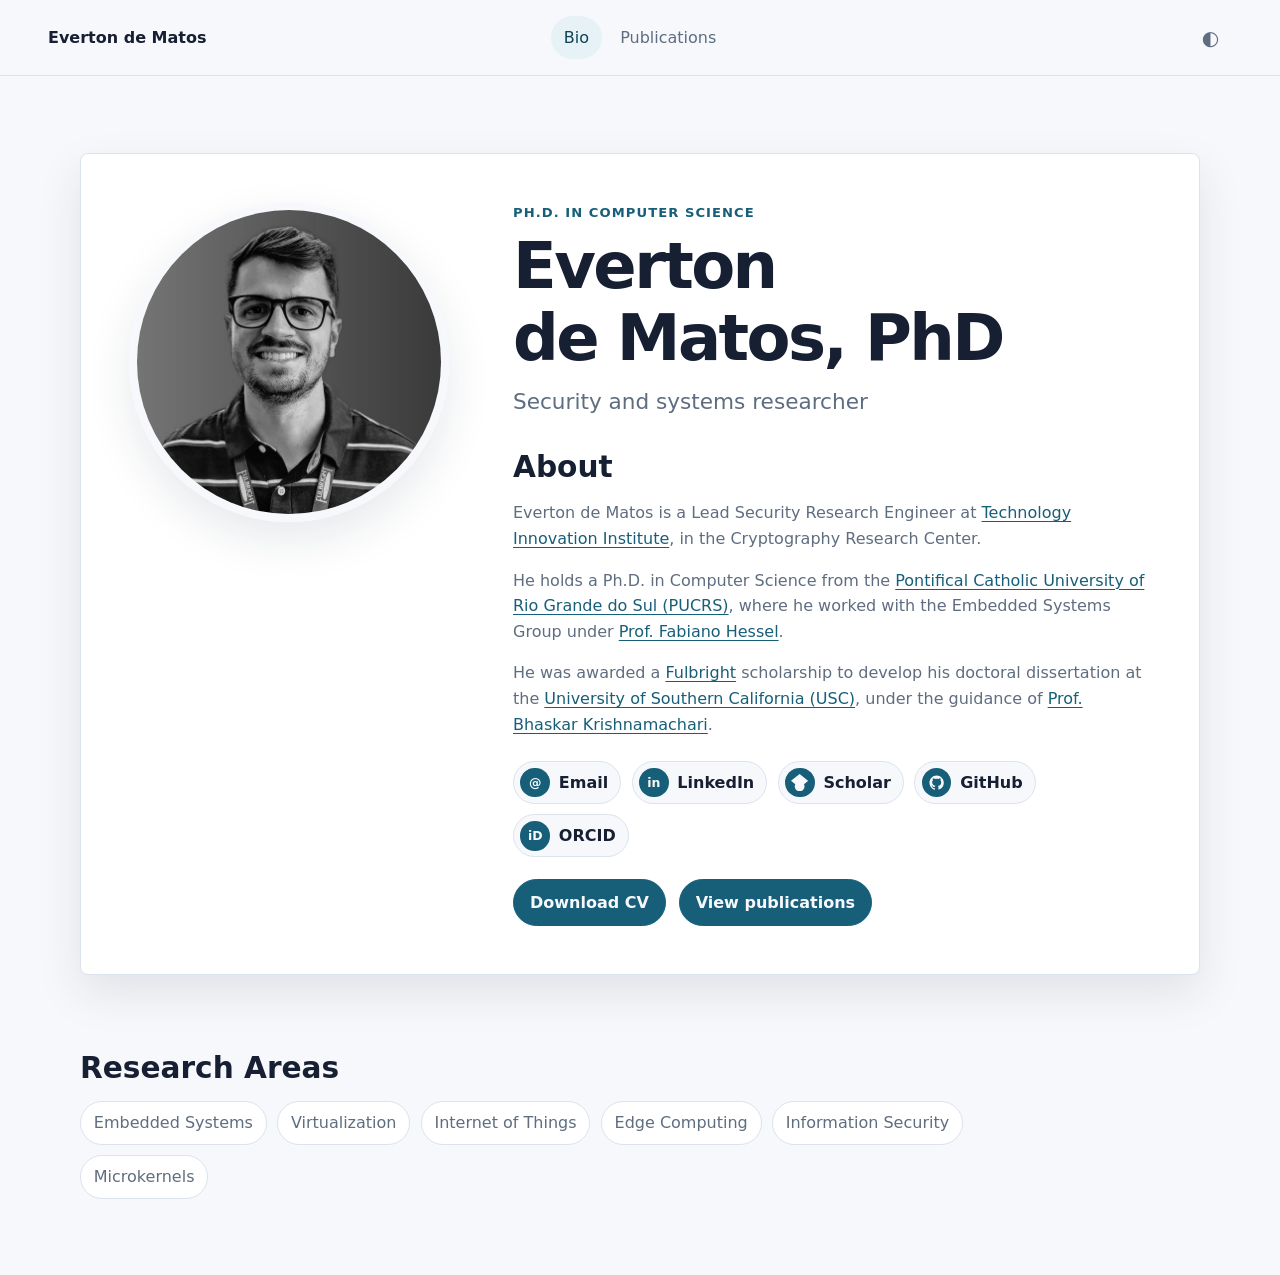
<file: index.html>
<!doctype html>
<html lang="en">
  <head>
    <meta charset="utf-8">
    <meta name="viewport" content="width=device-width, initial-scale=1">
    <meta name="description" content="Everton de Matos, PhD. Security and systems researcher.">
    <title>Everton de Matos, PhD</title>
    <link rel="icon" type="image/svg+xml" href="assets/img/favicon.svg">
    <link rel="stylesheet" href="assets/css/styles.css">
    <script src="assets/js/site.js" defer></script>
  </head>
  <body>
    <header class="site-header">
      <a class="brand" href="index.html">Everton de Matos</a>
      <nav class="main-nav" aria-label="Main navigation">
        <a href="index.html" aria-current="page">Bio</a>
        <a href="publications.html">Publications</a>
      </nav>
      <button class="theme-toggle" type="button" aria-label="Toggle color theme">◐</button>
    </header>

    <main>
      <section class="profile-card" aria-labelledby="profile-title">
        <img class="portrait" src="assets/img/avatar.jpg" alt="Portrait of Everton de Matos" width="612" height="612">

        <div class="profile-content">
          <p class="profile-kicker">Ph.D. in Computer Science</p>
          <h1 id="profile-title">Everton <span class="name-last">de Matos, PhD</span></h1>
          <p class="profile-subtitle">Security and systems researcher</p>

          <div class="about-copy">
            <h2>About</h2>
            <p>
              Everton de Matos is a Lead Security Research Engineer at
              <a href="https://tii.ae/" target="_blank" rel="noreferrer">Technology Innovation Institute</a>,
              in the Cryptography Research Center.
            </p>
            <p>
              He holds a Ph.D. in Computer Science from the
              <a href="http://www.pucrs.br/" target="_blank" rel="noreferrer">Pontifical Catholic University of Rio Grande do Sul (PUCRS)</a>,
              where he worked with the Embedded Systems Group under
              <a href="https://scholar.google.com/citations?user=cZguQ0UAAAAJ" target="_blank" rel="noreferrer">Prof. Fabiano Hessel</a>.
            </p>
            <p>
              He was awarded a
              <a href="http://fulbright.org.br/" target="_blank" rel="noreferrer">Fulbright</a>
              scholarship to develop his doctoral dissertation at the
              <a href="https://www.usc.edu/" target="_blank" rel="noreferrer">University of Southern California (USC)</a>,
              under the guidance of
              <a href="http://ceng.usc.edu/~bkrishna/" target="_blank" rel="noreferrer">Prof. Bhaskar Krishnamachari</a>.
            </p>
          </div>

          <nav class="social-links" aria-label="Professional links">
            <a class="social-link" href="mailto:everton935@hotmail.com">
              <span class="social-mark" aria-hidden="true">@</span>
              <span>Email</span>
            </a>
            <a class="social-link" href="https://www.linkedin.com/in/evermatos" target="_blank" rel="noreferrer">
              <span class="social-mark" aria-hidden="true">in</span>
              <span>LinkedIn</span>
            </a>
            <a class="social-link" href="https://scholar.google.com/citations?hl=en&user=rUDgNhUAAAAJ" target="_blank" rel="noreferrer">
              <span class="social-mark logo-mark" aria-hidden="true">
                <svg viewBox="0 0 512 512" role="img">
                  <path d="M256 411.1 0 202.7 256 0l256 202.7-256 208.4z"/>
                  <path d="M256 512c-79.5 0-144-64.5-144-144s64.5-144 144-144 144 64.5 144 144-64.5 144-144 144z"/>
                  <path d="M256 472c57.4 0 104-46.6 104-104s-46.6-104-104-104-104 46.6-104 104 46.6 104 104 104z"/>
                </svg>
              </span>
              <span>Scholar</span>
            </a>
            <a class="social-link" href="https://github.com/everton-dematos" target="_blank" rel="noreferrer">
              <span class="social-mark logo-mark" aria-hidden="true">
                <svg viewBox="0 0 24 24" role="img">
                  <path d="M12 2C6.48 2 2 6.58 2 12.25c0 4.54 2.87 8.38 6.84 9.73.5.09.68-.22.68-.49 0-.24-.01-1.05-.01-1.9-2.51.47-3.04-1.1-3.24-1.67-.11-.29-.6-1.17-1.03-1.42-.35-.19-.85-.66-.01-.67.79-.01 1.35.74 1.54 1.05.9 1.55 2.34 1.11 2.91.85.09-.67.35-1.11.64-1.37-2.22-.26-4.55-1.14-4.55-5.07 0-1.12.39-2.04 1.03-2.76-.1-.26-.45-1.28.1-2.67 0 0 .84-.27 2.75 1.05A9.3 9.3 0 0 1 12 6.59c.85 0 1.71.12 2.51.34 1.91-1.33 2.75-1.05 2.75-1.05.55 1.39.2 2.41.1 2.67.64.72 1.03 1.64 1.03 2.76 0 3.94-2.34 4.8-4.57 5.06.36.32.68.94.68 1.9 0 1.37-.01 2.47-.01 2.81 0 .27.18.59.69.49A10.08 10.08 0 0 0 22 12.25C22 6.58 17.52 2 12 2z"/>
                </svg>
              </span>
              <span>GitHub</span>
            </a>
            <a class="social-link" href="https://orcid.org/0000-0001-5888-0969" target="_blank" rel="noreferrer">
              <span class="social-mark" aria-hidden="true">iD</span>
              <span>ORCID</span>
            </a>
          </nav>

          <div class="actions">
            <a class="button primary" href="uploads/CV_Everton_de_Matos.pdf">Download CV</a>
            <a class="button primary" href="publications.html">View publications</a>
          </div>
        </div>
      </section>

      <section class="research-section">
        <h2>Research Areas</h2>
        <div class="tags">
          <span>Embedded Systems</span>
          <span>Virtualization</span>
          <span>Internet of Things</span>
          <span>Edge Computing</span>
          <span>Information Security</span>
          <span>Microkernels</span>
        </div>
      </section>
    </main>
  </body>
</html>
</file>
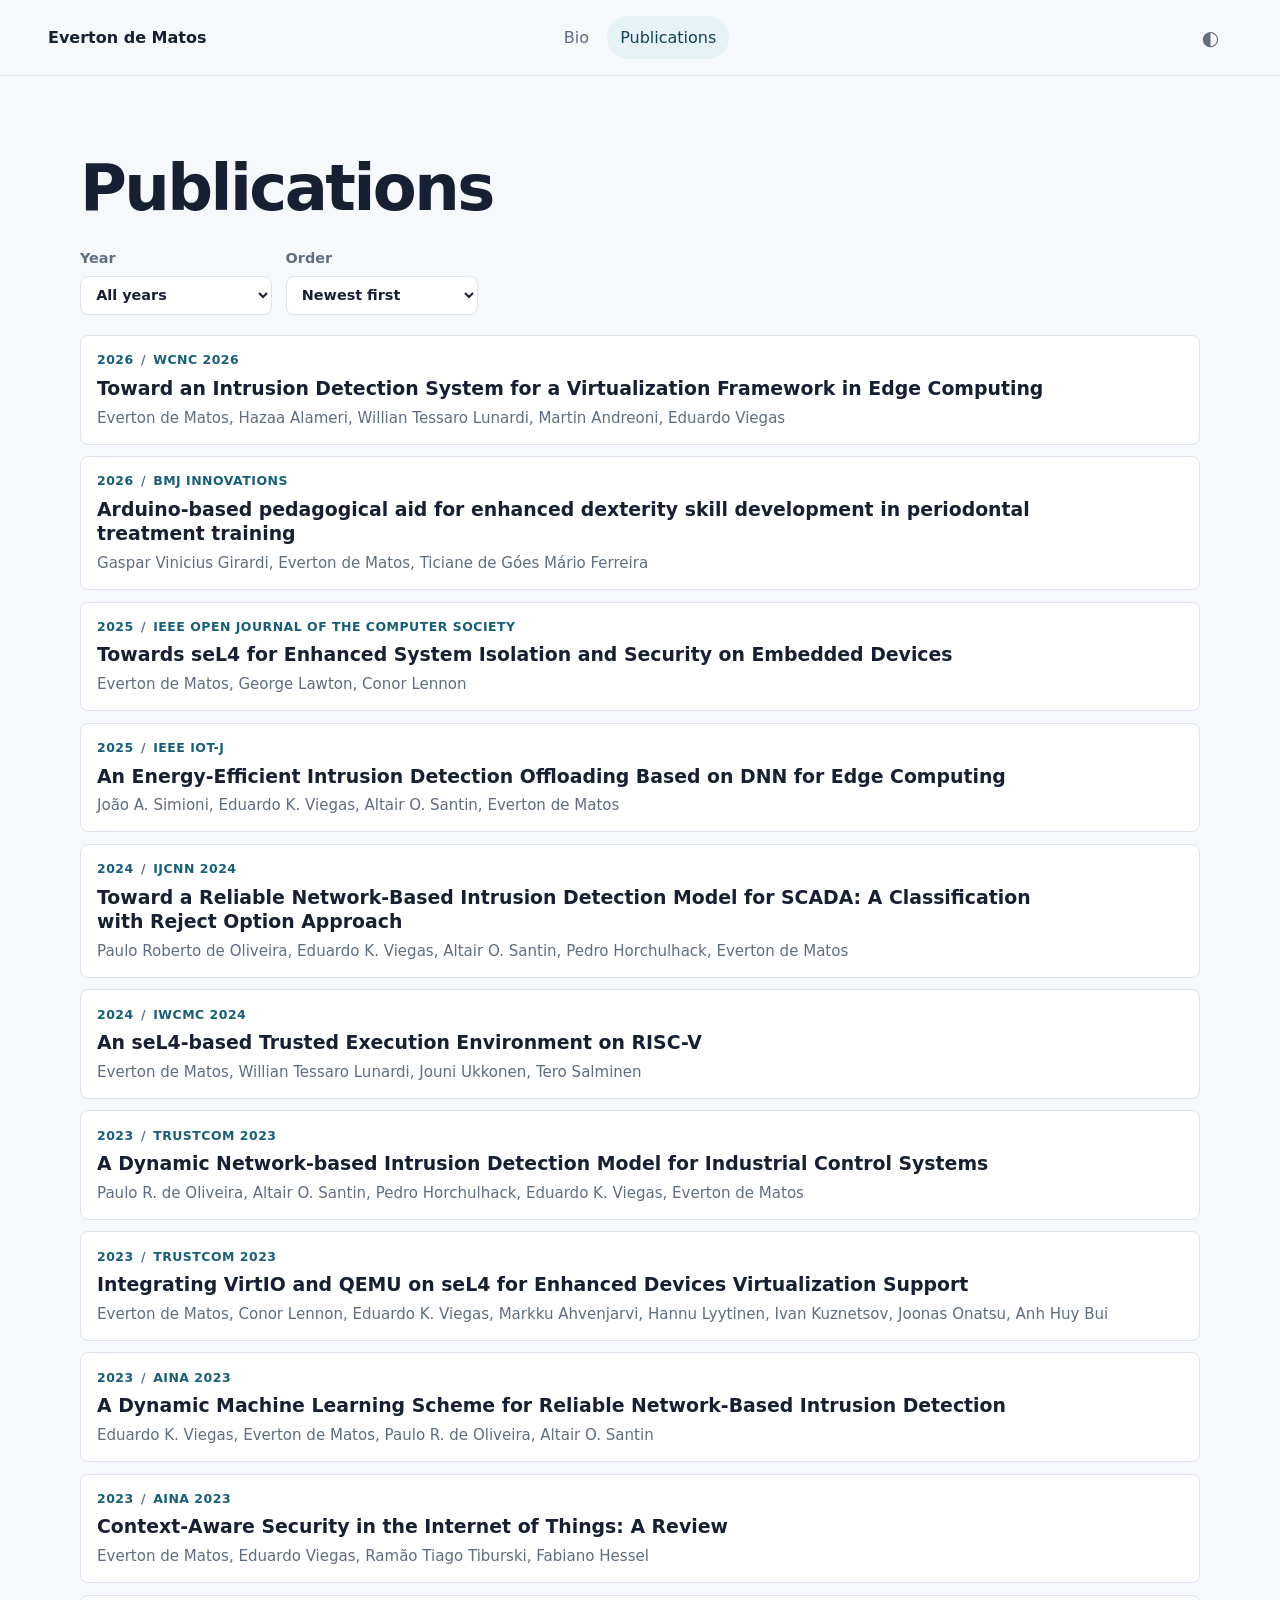
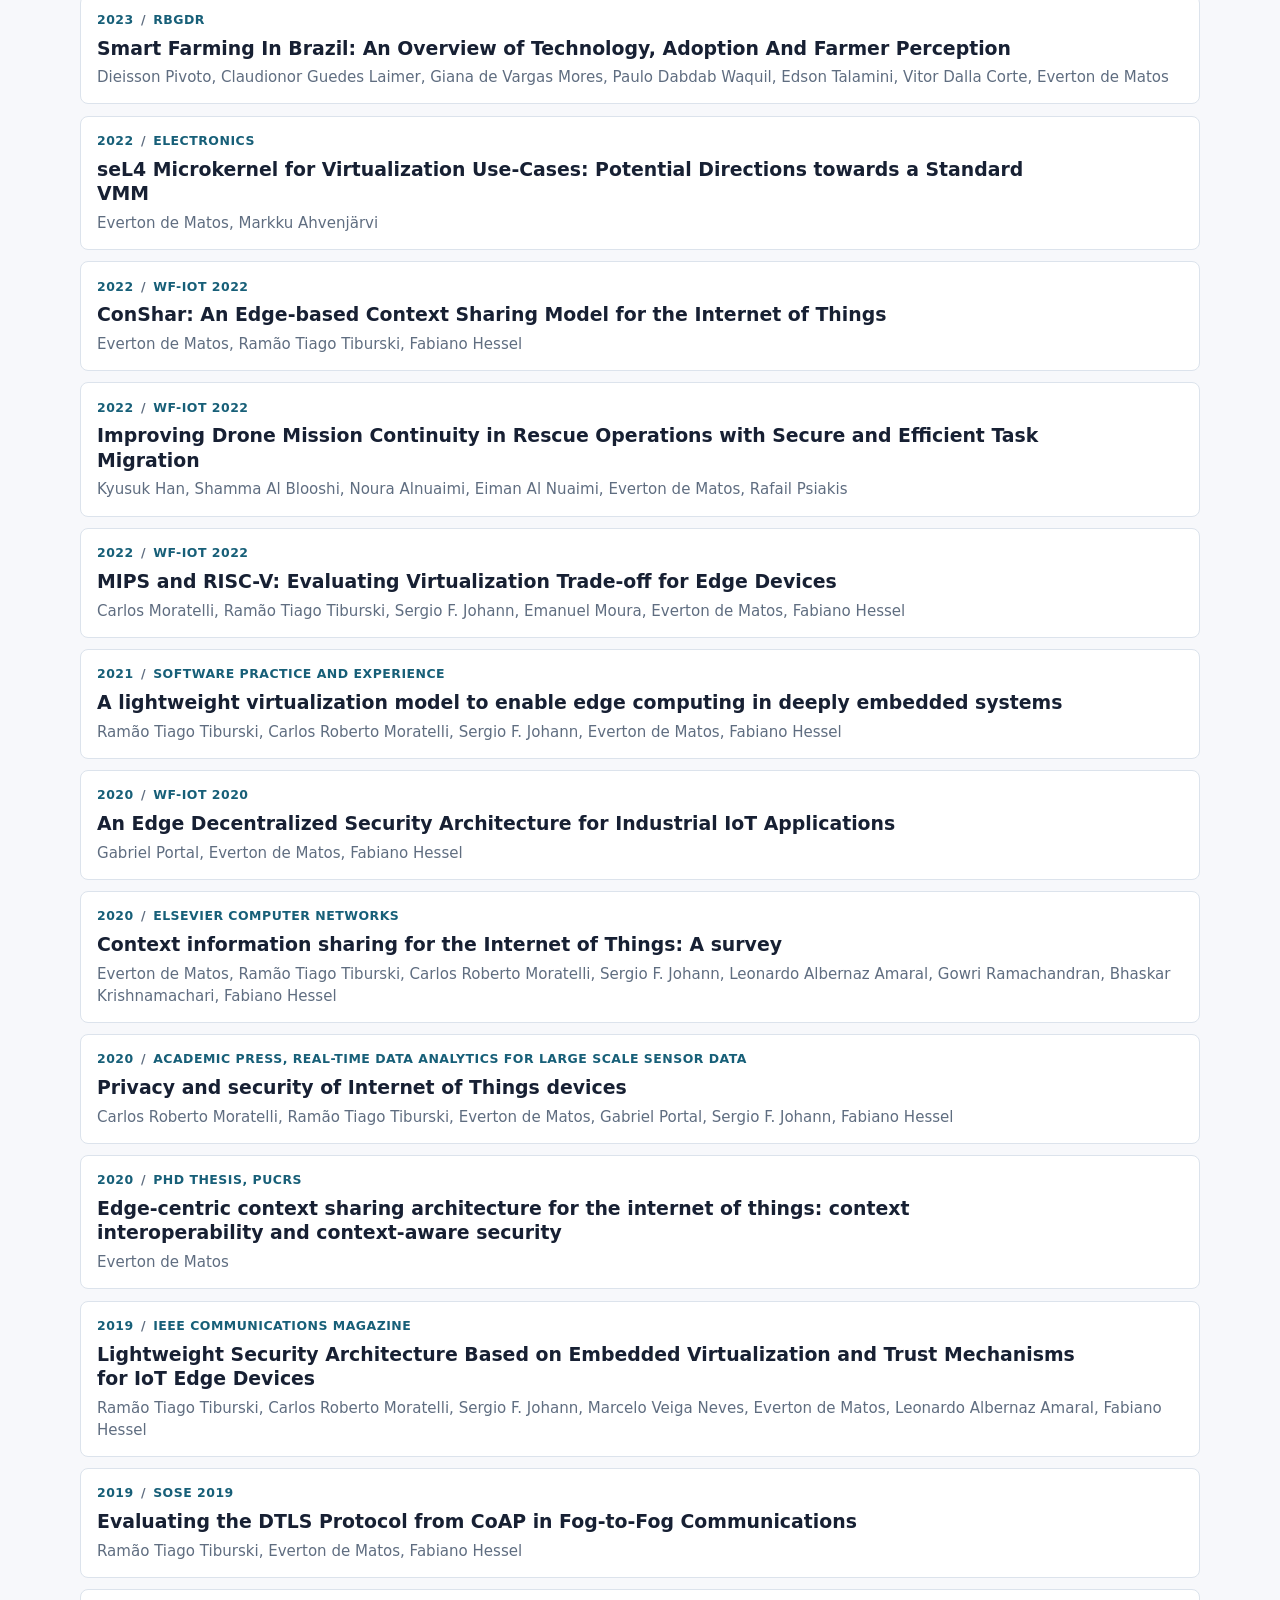
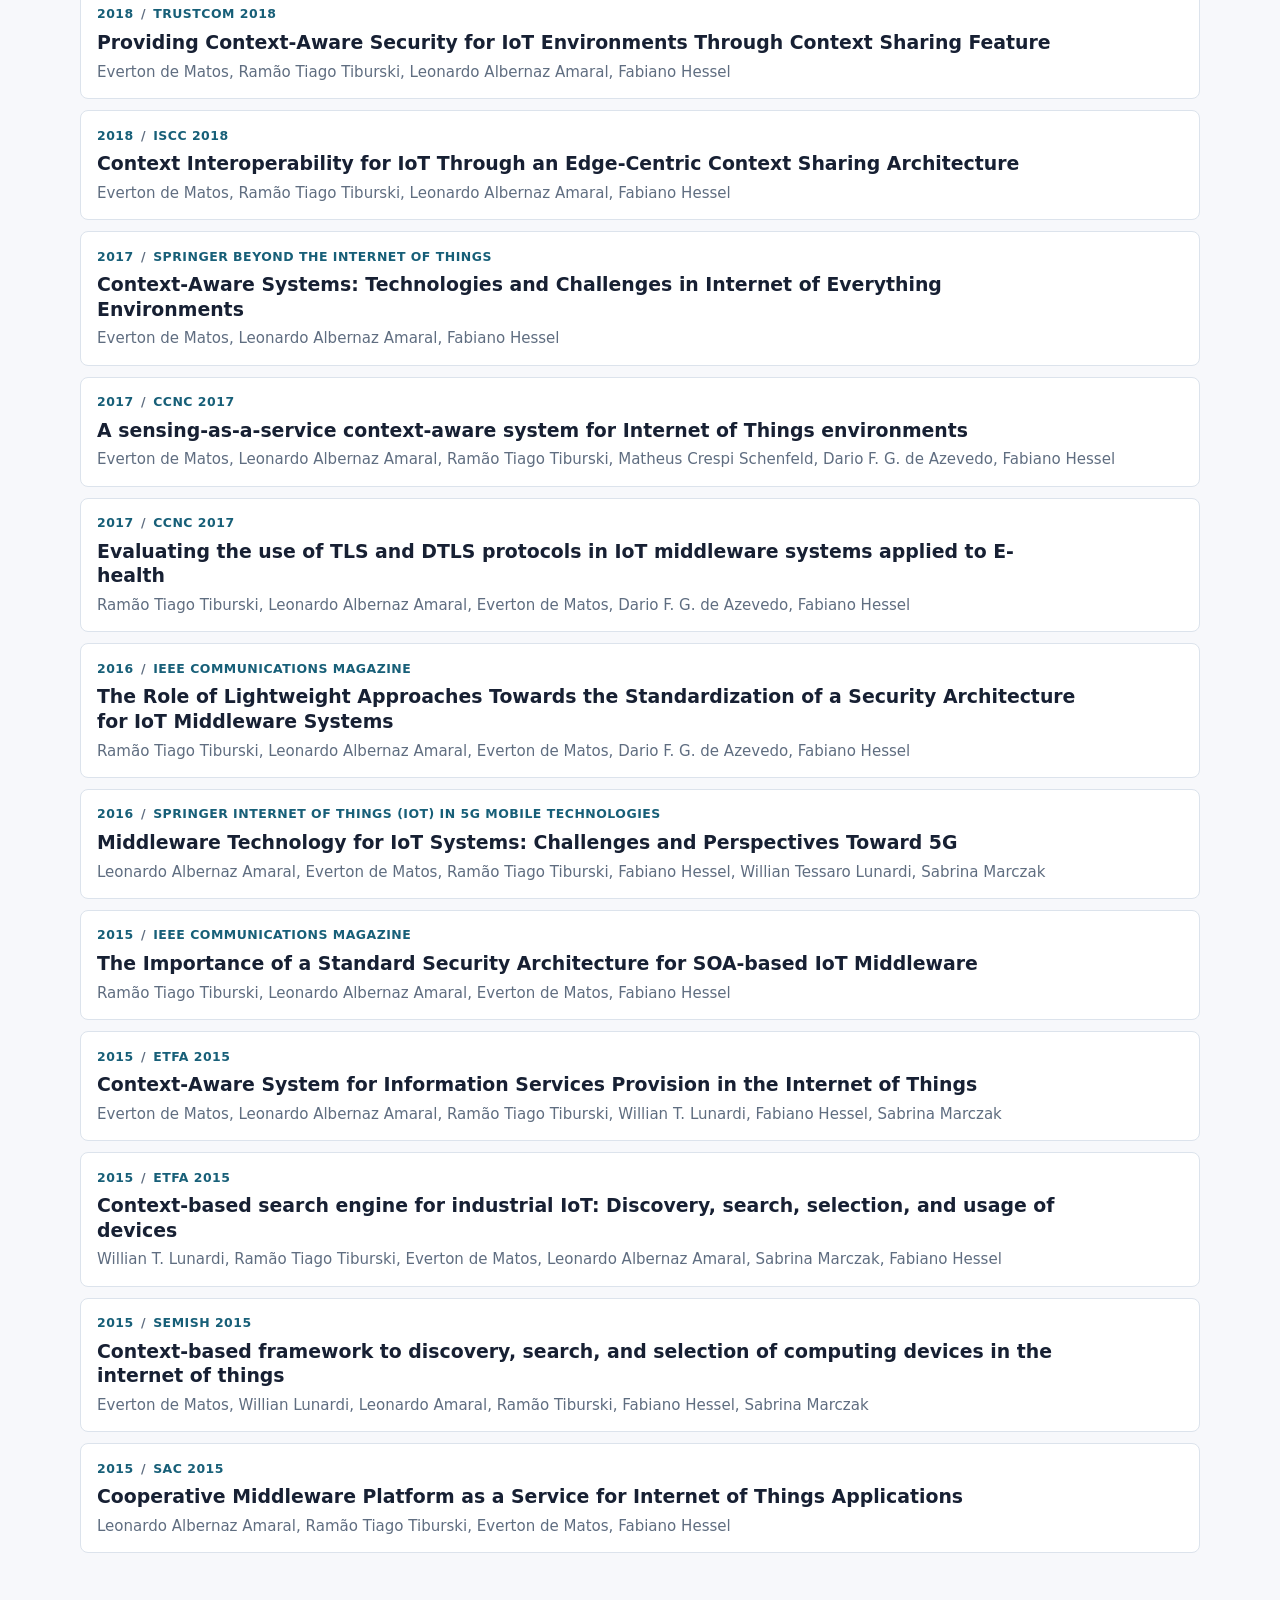
<file: publications.html>
<!doctype html>
<html lang="en">
  <head>
    <meta charset="utf-8">
    <meta name="viewport" content="width=device-width, initial-scale=1">
    <meta name="description" content="Publications by Everton de Matos, PhD.">
    <title>Publications | Everton de Matos, PhD</title>
    <link rel="icon" type="image/svg+xml" href="assets/img/favicon.svg">
    <link rel="stylesheet" href="assets/css/styles.css">
    <script src="assets/js/site.js" defer></script>
  </head>
  <body>
    <header class="site-header">
      <a class="brand" href="index.html">Everton de Matos</a>
      <nav class="main-nav" aria-label="Main navigation">
        <a href="index.html">Bio</a>
        <a href="publications.html" aria-current="page">Publications</a>
      </nav>
      <button class="theme-toggle" type="button" aria-label="Toggle color theme">◐</button>
    </header>

    <main>
      <section class="page-title">
        <h1>Publications</h1>
      </section>

      <section class="publication-tools" aria-label="Publication filters">
        <label>
          Year
          <select id="year-filter">
            <option value="all">All years</option>
            <option value="2026">2026</option>
            <option value="2025">2025</option>
            <option value="2024">2024</option>
            <option value="2023">2023</option>
            <option value="2022">2022</option>
            <option value="2021">2021</option>
            <option value="2020">2020</option>
            <option value="2019">2019</option>
            <option value="2018">2018</option>
            <option value="2017">2017</option>
            <option value="2016">2016</option>
            <option value="2015">2015</option>
          </select>
        </label>

        <label>
          Order
          <select id="publication-sort">
            <option value="year-desc">Newest first</option>
            <option value="year-asc">Oldest first</option>
          </select>
        </label>
      </section>

      <section class="publication-list" id="publication-list" data-publication-list aria-label="Publications">
        <article class="publication" data-year="2026" data-title="Toward an Intrusion Detection System for a Virtualization Framework in Edge Computing" data-venue="WCNC 2026">
          <p class="pub-meta"><span>2026</span><span>WCNC 2026</span></p>
          <h2><a href="https://doi.org/10.1109/WCNC65185.2026.11555541" target="_blank" rel="noreferrer">Toward an Intrusion Detection System for a Virtualization Framework in Edge Computing</a></h2>
          <p class="pub-authors">Everton de Matos, Hazaa Alameri, Willian Tessaro Lunardi, Martin Andreoni, Eduardo Viegas</p>
        </article>

        <article class="publication" data-year="2026" data-title="Arduino-based pedagogical aid for enhanced dexterity skill development in periodontal treatment training" data-venue="BMJ Innovations">
          <p class="pub-meta"><span>2026</span><span>BMJ Innovations</span></p>
          <h2><a href="https://doi.org/10.1136/bmjinnov-2024-001349" target="_blank" rel="noreferrer">Arduino-based pedagogical aid for enhanced dexterity skill development in periodontal treatment training</a></h2>
          <p class="pub-authors">Gaspar Vinicius Girardi, Everton de Matos, Ticiane de Góes Mário Ferreira</p>
        </article>

        <article class="publication" data-year="2025" data-title="Towards seL4 for Enhanced System Isolation and Security on Embedded Devices" data-venue="IEEE Open Journal of the Computer Society">
          <p class="pub-meta"><span>2025</span><span>IEEE Open Journal of the Computer Society</span></p>
          <h2><a href="https://doi.org/10.1109/OJCS.2025.3592377" target="_blank" rel="noreferrer">Towards seL4 for Enhanced System Isolation and Security on Embedded Devices</a></h2>
          <p class="pub-authors">Everton de Matos, George Lawton, Conor Lennon</p>
        </article>

        <article class="publication" data-year="2025" data-title="An Energy-Efficient Intrusion Detection Offloading Based on DNN for Edge Computing" data-venue="IEEE IoT-J">
          <p class="pub-meta"><span>2025</span><span>IEEE IoT-J</span></p>
          <h2><a href="https://doi.org/10.1109/JIOT.2025.3544060" target="_blank" rel="noreferrer">An Energy-Efficient Intrusion Detection Offloading Based on DNN for Edge Computing</a></h2>
          <p class="pub-authors">João A. Simioni, Eduardo K. Viegas, Altair O. Santin, Everton de Matos</p>
        </article>

        <article class="publication" data-year="2024" data-title="Toward a Reliable Network-Based Intrusion Detection Model for SCADA: A Classification with Reject Option Approach" data-venue="IJCNN 2024">
          <p class="pub-meta"><span>2024</span><span>IJCNN 2024</span></p>
          <h2><a href="https://doi.org/10.1109/IJCNN60899.2024.10650735" target="_blank" rel="noreferrer">Toward a Reliable Network-Based Intrusion Detection Model for SCADA: A Classification with Reject Option Approach</a></h2>
          <p class="pub-authors">Paulo Roberto de Oliveira, Eduardo K. Viegas, Altair O. Santin, Pedro Horchulhack, Everton de Matos</p>
        </article>

        <article class="publication" data-year="2024" data-title="An seL4-based Trusted Execution Environment on RISC-V" data-venue="IWCMC 2024">
          <p class="pub-meta"><span>2024</span><span>IWCMC 2024</span></p>
          <h2><a href="https://doi.org/10.1109/IWCMC61514.2024.10592332" target="_blank" rel="noreferrer">An seL4-based Trusted Execution Environment on RISC-V</a></h2>
          <p class="pub-authors">Everton de Matos, Willian Tessaro Lunardi, Jouni Ukkonen, Tero Salminen</p>
        </article>

        <article class="publication" data-year="2023" data-title="A Dynamic Network-based Intrusion Detection Model for Industrial Control Systems" data-venue="TrustCom 2023">
          <p class="pub-meta"><span>2023</span><span>TrustCom 2023</span></p>
          <h2><a href="https://doi.org/10.1109/TrustCom60117.2023.00204" target="_blank" rel="noreferrer">A Dynamic Network-based Intrusion Detection Model for Industrial Control Systems</a></h2>
          <p class="pub-authors">Paulo R. de Oliveira, Altair O. Santin, Pedro Horchulhack, Eduardo K. Viegas, Everton de Matos</p>
        </article>

        <article class="publication" data-year="2023" data-title="Integrating VirtIO and QEMU on seL4 for Enhanced Devices Virtualization Support" data-venue="TrustCom 2023">
          <p class="pub-meta"><span>2023</span><span>TrustCom 2023</span></p>
          <h2><a href="https://doi.org/10.1109/TrustCom60117.2023.00149" target="_blank" rel="noreferrer">Integrating VirtIO and QEMU on seL4 for Enhanced Devices Virtualization Support</a></h2>
          <p class="pub-authors">Everton de Matos, Conor Lennon, Eduardo K. Viegas, Markku Ahvenjarvi, Hannu Lyytinen, Ivan Kuznetsov, Joonas Onatsu, Anh Huy Bui</p>
        </article>

        <article class="publication" data-year="2023" data-title="A Dynamic Machine Learning Scheme for Reliable Network-Based Intrusion Detection" data-venue="AINA 2023">
          <p class="pub-meta"><span>2023</span><span>AINA 2023</span></p>
          <h2><a href="https://doi.org/10.1007/978-3-031-28451-9_39" target="_blank" rel="noreferrer">A Dynamic Machine Learning Scheme for Reliable Network-Based Intrusion Detection</a></h2>
          <p class="pub-authors">Eduardo K. Viegas, Everton de Matos, Paulo R. de Oliveira, Altair O. Santin</p>
        </article>

        <article class="publication" data-year="2023" data-title="Context-Aware Security in the Internet of Things: A Review" data-venue="AINA 2023">
          <p class="pub-meta"><span>2023</span><span>AINA 2023</span></p>
          <h2><a href="https://doi.org/10.1007/978-3-031-28694-0_49" target="_blank" rel="noreferrer">Context-Aware Security in the Internet of Things: A Review</a></h2>
          <p class="pub-authors">Everton de Matos, Eduardo Viegas, Ramão Tiago Tiburski, Fabiano Hessel</p>
        </article>

        <article class="publication" data-year="2023" data-title="Smart Farming In Brazil: An Overview of Technology, Adoption And Farmer Perception" data-venue="Revista Brasileira de Gestão e Desenvolvimento Regional">
          <p class="pub-meta"><span>2023</span><span>RBGDR</span></p>
          <h2><a href="https://doi.org/10.54399/rbgdr.v19i1.6040" target="_blank" rel="noreferrer">Smart Farming In Brazil: An Overview of Technology, Adoption And Farmer Perception</a></h2>
          <p class="pub-authors">Dieisson Pivoto, Claudionor Guedes Laimer, Giana de Vargas Mores, Paulo Dabdab Waquil, Edson Talamini, Vitor Dalla Corte, Everton de Matos</p>
        </article>

        <article class="publication" data-year="2022" data-title="seL4 Microkernel for Virtualization Use-Cases: Potential Directions towards a Standard VMM" data-venue="Electronics">
          <p class="pub-meta"><span>2022</span><span>Electronics</span></p>
          <h2><a href="https://doi.org/10.3390/electronics11244201" target="_blank" rel="noreferrer">seL4 Microkernel for Virtualization Use-Cases: Potential Directions towards a Standard VMM</a></h2>
          <p class="pub-authors">Everton de Matos, Markku Ahvenjärvi</p>
        </article>

        <article class="publication" data-year="2022" data-title="ConShar: An Edge-based Context Sharing Model for the Internet of Things" data-venue="WF-IoT 2022">
          <p class="pub-meta"><span>2022</span><span>WF-IoT 2022</span></p>
          <h2><a href="https://doi.org/10.1109/WF-IoT54382.2022.10152096" target="_blank" rel="noreferrer">ConShar: An Edge-based Context Sharing Model for the Internet of Things</a></h2>
          <p class="pub-authors">Everton de Matos, Ramão Tiago Tiburski, Fabiano Hessel</p>
        </article>

        <article class="publication" data-year="2022" data-title="Improving Drone Mission Continuity in Rescue Operations with Secure and Efficient Task Migration" data-venue="WF-IoT 2022">
          <p class="pub-meta"><span>2022</span><span>WF-IoT 2022</span></p>
          <h2><a href="https://doi.org/10.1109/WF-IoT54382.2022.10152279" target="_blank" rel="noreferrer">Improving Drone Mission Continuity in Rescue Operations with Secure and Efficient Task Migration</a></h2>
          <p class="pub-authors">Kyusuk Han, Shamma Al Blooshi, Noura Alnuaimi, Eiman Al Nuaimi, Everton de Matos, Rafail Psiakis</p>
        </article>

        <article class="publication" data-year="2022" data-title="MIPS and RISC-V: Evaluating Virtualization Trade-off for Edge Devices" data-venue="WF-IoT 2022">
          <p class="pub-meta"><span>2022</span><span>WF-IoT 2022</span></p>
          <h2><a href="https://doi.org/10.1109/WF-IoT54382.2022.10152084" target="_blank" rel="noreferrer">MIPS and RISC-V: Evaluating Virtualization Trade-off for Edge Devices</a></h2>
          <p class="pub-authors">Carlos Moratelli, Ramão Tiago Tiburski, Sergio F. Johann, Emanuel Moura, Everton de Matos, Fabiano Hessel</p>
        </article>

        <article class="publication" data-year="2021" data-title="A lightweight virtualization model to enable edge computing in deeply embedded systems" data-venue="Software Practice and Experience">
          <p class="pub-meta"><span>2021</span><span>Software Practice and Experience</span></p>
          <h2><a href="https://doi.org/10.1002/spe.2968" target="_blank" rel="noreferrer">A lightweight virtualization model to enable edge computing in deeply embedded systems</a></h2>
          <p class="pub-authors">Ramão Tiago Tiburski, Carlos Roberto Moratelli, Sergio F. Johann, Everton de Matos, Fabiano Hessel</p>
        </article>

        <article class="publication" data-year="2020" data-title="An Edge Decentralized Security Architecture for Industrial IoT Applications" data-venue="WF-IoT 2020">
          <p class="pub-meta"><span>2020</span><span>WF-IoT 2020</span></p>
          <h2><a href="https://doi.org/10.1109/WF-IoT48130.2020.9221176" target="_blank" rel="noreferrer">An Edge Decentralized Security Architecture for Industrial IoT Applications</a></h2>
          <p class="pub-authors">Gabriel Portal, Everton de Matos, Fabiano Hessel</p>
        </article>

        <article class="publication" data-year="2020" data-title="Context information sharing for the Internet of Things: A survey" data-venue="Elsevier Computer Networks">
          <p class="pub-meta"><span>2020</span><span>Elsevier Computer Networks</span></p>
          <h2><a href="https://doi.org/10.1016/j.comnet.2019.106988" target="_blank" rel="noreferrer">Context information sharing for the Internet of Things: A survey</a></h2>
          <p class="pub-authors">Everton de Matos, Ramão Tiago Tiburski, Carlos Roberto Moratelli, Sergio F. Johann, Leonardo Albernaz Amaral, Gowri Ramachandran, Bhaskar Krishnamachari, Fabiano Hessel</p>
        </article>

        <article class="publication" data-year="2020" data-title="Privacy and security of Internet of Things devices" data-venue="Academic Press, Real-Time Data Analytics for Large Scale Sensor Data">
          <p class="pub-meta"><span>2020</span><span>Academic Press, Real-Time Data Analytics for Large Scale Sensor Data</span></p>
          <h2><a href="https://doi.org/10.1016/B978-0-12-818014-3.00009-7" target="_blank" rel="noreferrer">Privacy and security of Internet of Things devices</a></h2>
          <p class="pub-authors">Carlos Roberto Moratelli, Ramão Tiago Tiburski, Everton de Matos, Gabriel Portal, Sergio F. Johann, Fabiano Hessel</p>
        </article>

        <article class="publication" data-year="2020" data-title="Edge-centric context sharing architecture for the internet of things: context interoperability and context-aware security" data-venue="Pontifical Catholic University of Rio Grande do Sul">
          <p class="pub-meta"><span>2020</span><span>PhD thesis, PUCRS</span></p>
          <h2><a href="https://scholar.google.com/citations?view_op=view_citation&amp;hl=en&amp;user=rUDgNhUAAAAJ&amp;pagesize=100&amp;sortby=pubdate&amp;citation_for_view=rUDgNhUAAAAJ:ZuybSZzF8UAC" target="_blank" rel="noreferrer">Edge-centric context sharing architecture for the internet of things: context interoperability and context-aware security</a></h2>
          <p class="pub-authors">Everton de Matos</p>
        </article>

        <article class="publication" data-year="2019" data-title="Lightweight Security Architecture Based on Embedded Virtualization and Trust Mechanisms for IoT Edge Devices" data-venue="IEEE Communications Magazine">
          <p class="pub-meta"><span>2019</span><span>IEEE Communications Magazine</span></p>
          <h2><a href="https://doi.org/10.1109/MCOM.2018.1701047" target="_blank" rel="noreferrer">Lightweight Security Architecture Based on Embedded Virtualization and Trust Mechanisms for IoT Edge Devices</a></h2>
          <p class="pub-authors">Ramão Tiago Tiburski, Carlos Roberto Moratelli, Sergio F. Johann, Marcelo Veiga Neves, Everton de Matos, Leonardo Albernaz Amaral, Fabiano Hessel</p>
        </article>

        <article class="publication" data-year="2019" data-title="Evaluating the DTLS Protocol from CoAP in Fog-to-Fog Communications" data-venue="SOSE 2019">
          <p class="pub-meta"><span>2019</span><span>SOSE 2019</span></p>
          <h2><a href="https://doi.org/10.1109/SOSE.2019.00022" target="_blank" rel="noreferrer">Evaluating the DTLS Protocol from CoAP in Fog-to-Fog Communications</a></h2>
          <p class="pub-authors">Ramão Tiago Tiburski, Everton de Matos, Fabiano Hessel</p>
        </article>

        <article class="publication" data-year="2018" data-title="Providing Context-Aware Security for IoT Environments Through Context Sharing Feature" data-venue="TrustCom 2018">
          <p class="pub-meta"><span>2018</span><span>TrustCom 2018</span></p>
          <h2><a href="https://doi.org/10.1109/TrustCom/BigDataSE.2018.00257" target="_blank" rel="noreferrer">Providing Context-Aware Security for IoT Environments Through Context Sharing Feature</a></h2>
          <p class="pub-authors">Everton de Matos, Ramão Tiago Tiburski, Leonardo Albernaz Amaral, Fabiano Hessel</p>
        </article>

        <article class="publication" data-year="2018" data-title="Context Interoperability for IoT Through an Edge-Centric Context Sharing Architecture" data-venue="ISCC 2018">
          <p class="pub-meta"><span>2018</span><span>ISCC 2018</span></p>
          <h2><a href="https://doi.org/10.1109/ISCC.2018.8538491" target="_blank" rel="noreferrer">Context Interoperability for IoT Through an Edge-Centric Context Sharing Architecture</a></h2>
          <p class="pub-authors">Everton de Matos, Ramão Tiago Tiburski, Leonardo Albernaz Amaral, Fabiano Hessel</p>
        </article>

        <article class="publication" data-year="2017" data-title="Context-Aware Systems: Technologies and Challenges in Internet of Everything Environments" data-venue="Springer Beyond the Internet of Things">
          <p class="pub-meta"><span>2017</span><span>Springer Beyond the Internet of Things</span></p>
          <h2><a href="https://doi.org/10.1007/978-3-319-50758-3_1" target="_blank" rel="noreferrer">Context-Aware Systems: Technologies and Challenges in Internet of Everything Environments</a></h2>
          <p class="pub-authors">Everton de Matos, Leonardo Albernaz Amaral, Fabiano Hessel</p>
        </article>

        <article class="publication" data-year="2017" data-title="A sensing-as-a-service context-aware system for Internet of Things environments" data-venue="CCNC 2017">
          <p class="pub-meta"><span>2017</span><span>CCNC 2017</span></p>
          <h2><a href="https://doi.org/10.1109/CCNC.2017.7983223" target="_blank" rel="noreferrer">A sensing-as-a-service context-aware system for Internet of Things environments</a></h2>
          <p class="pub-authors">Everton de Matos, Leonardo Albernaz Amaral, Ramão Tiago Tiburski, Matheus Crespi Schenfeld, Dario F. G. de Azevedo, Fabiano Hessel</p>
        </article>

        <article class="publication" data-year="2017" data-title="Evaluating the use of TLS and DTLS protocols in IoT middleware systems applied to E-health" data-venue="CCNC 2017">
          <p class="pub-meta"><span>2017</span><span>CCNC 2017</span></p>
          <h2><a href="https://doi.org/10.1109/CCNC.2017.7983155" target="_blank" rel="noreferrer">Evaluating the use of TLS and DTLS protocols in IoT middleware systems applied to E-health</a></h2>
          <p class="pub-authors">Ramão Tiago Tiburski, Leonardo Albernaz Amaral, Everton de Matos, Dario F. G. de Azevedo, Fabiano Hessel</p>
        </article>

        <article class="publication" data-year="2016" data-title="The Role of Lightweight Approaches Towards the Standardization of a Security Architecture for IoT Middleware Systems" data-venue="IEEE Communications Magazine">
          <p class="pub-meta"><span>2016</span><span>IEEE Communications Magazine</span></p>
          <h2><a href="https://doi.org/10.1109/MCOM.2016.1600462CM" target="_blank" rel="noreferrer">The Role of Lightweight Approaches Towards the Standardization of a Security Architecture for IoT Middleware Systems</a></h2>
          <p class="pub-authors">Ramão Tiago Tiburski, Leonardo Albernaz Amaral, Everton de Matos, Dario F. G. de Azevedo, Fabiano Hessel</p>
        </article>

        <article class="publication" data-year="2016" data-title="Middleware Technology for IoT Systems: Challenges and Perspectives Toward 5G" data-venue="Springer Internet of Things (IoT) in 5G Mobile Technologies">
          <p class="pub-meta"><span>2016</span><span>Springer Internet of Things (IoT) in 5G Mobile Technologies</span></p>
          <h2><a href="https://doi.org/10.1007/978-3-319-30913-2_15" target="_blank" rel="noreferrer">Middleware Technology for IoT Systems: Challenges and Perspectives Toward 5G</a></h2>
          <p class="pub-authors">Leonardo Albernaz Amaral, Everton de Matos, Ramão Tiago Tiburski, Fabiano Hessel, Willian Tessaro Lunardi, Sabrina Marczak</p>
        </article>

        <article class="publication" data-year="2015" data-title="The Importance of a Standard Security Architecture for SOA-based IoT Middleware" data-venue="IEEE Communications Magazine">
          <p class="pub-meta"><span>2015</span><span>IEEE Communications Magazine</span></p>
          <h2><a href="https://doi.org/10.1109/MCOM.2015.7355580" target="_blank" rel="noreferrer">The Importance of a Standard Security Architecture for SOA-based IoT Middleware</a></h2>
          <p class="pub-authors">Ramão Tiago Tiburski, Leonardo Albernaz Amaral, Everton de Matos, Fabiano Hessel</p>
        </article>

        <article class="publication" data-year="2015" data-title="Context-Aware System for Information Services Provision in the Internet of Things" data-venue="ETFA 2015">
          <p class="pub-meta"><span>2015</span><span>ETFA 2015</span></p>
          <h2><a href="https://doi.org/10.1109/ETFA.2015.7301624" target="_blank" rel="noreferrer">Context-Aware System for Information Services Provision in the Internet of Things</a></h2>
          <p class="pub-authors">Everton de Matos, Leonardo Albernaz Amaral, Ramão Tiago Tiburski, Willian T. Lunardi, Fabiano Hessel, Sabrina Marczak</p>
        </article>

        <article class="publication" data-year="2015" data-title="Context-based search engine for industrial IoT: Discovery, search, selection, and usage of devices" data-venue="ETFA 2015">
          <p class="pub-meta"><span>2015</span><span>ETFA 2015</span></p>
          <h2><a href="https://doi.org/10.1109/ETFA.2015.7301477" target="_blank" rel="noreferrer">Context-based search engine for industrial IoT: Discovery, search, selection, and usage of devices</a></h2>
          <p class="pub-authors">Willian T. Lunardi, Ramão Tiago Tiburski, Everton de Matos, Leonardo Albernaz Amaral, Sabrina Marczak, Fabiano Hessel</p>
        </article>

        <article class="publication" data-year="2015" data-title="Context-based framework to discovery, search, and selection of computing devices in the internet of things" data-venue="SEMISH 2015">
          <p class="pub-meta"><span>2015</span><span>SEMISH 2015</span></p>
          <h2><a href="https://scholar.google.com/citations?view_op=view_citation&amp;hl=en&amp;user=rUDgNhUAAAAJ&amp;pagesize=100&amp;sortby=pubdate&amp;citation_for_view=rUDgNhUAAAAJ:VL0QpB8kHFEC" target="_blank" rel="noreferrer">Context-based framework to discovery, search, and selection of computing devices in the internet of things</a></h2>
          <p class="pub-authors">Everton de Matos, Willian Lunardi, Leonardo Amaral, Ramão Tiburski, Fabiano Hessel, Sabrina Marczak</p>
        </article>

        <article class="publication" data-year="2015" data-title="Cooperative Middleware Platform as a Service for Internet of Things Applications" data-venue="SAC 2015">
          <p class="pub-meta"><span>2015</span><span>SAC 2015</span></p>
          <h2><a href="https://doi.org/10.1145/2695664.2695799" target="_blank" rel="noreferrer">Cooperative Middleware Platform as a Service for Internet of Things Applications</a></h2>
          <p class="pub-authors">Leonardo Albernaz Amaral, Ramão Tiago Tiburski, Everton de Matos, Fabiano Hessel</p>
        </article>
      </section>

      <p class="empty-state" id="publication-empty" hidden>No publications match this filter.</p>
    </main>
  </body>
</html>
</file>
<file: assets/css/styles.css>
:root {
  color-scheme: light;
  --bg: #f7f8fb;
  --panel: #ffffff;
  --text: #172033;
  --muted: #5f6d80;
  --line: #dce3ec;
  --accent: #175f78;
  --accent-strong: #0f4355;
  --accent-soft: #e6f2f5;
  --shadow: 0 18px 45px rgb(22 38 60 / 10%);
}

:root[data-theme="dark"] {
  color-scheme: dark;
  --bg: #11161f;
  --panel: #182130;
  --text: #edf2f7;
  --muted: #a9b6c7;
  --line: #2a3547;
  --accent: #7ccce0;
  --accent-strong: #a5e4f1;
  --accent-soft: #1e3540;
  --shadow: 0 18px 45px rgb(0 0 0 / 28%);
}

* {
  box-sizing: border-box;
}

body {
  margin: 0;
  background: var(--bg);
  color: var(--text);
  font-family: Inter, ui-sans-serif, system-ui, -apple-system, BlinkMacSystemFont, "Segoe UI", sans-serif;
  line-height: 1.6;
}

a {
  color: var(--accent);
  text-decoration-thickness: 0.08em;
  text-underline-offset: 0.18em;
}

a:hover {
  color: var(--accent-strong);
}

.site-header {
  position: sticky;
  top: 0;
  z-index: 10;
  display: grid;
  grid-template-columns: minmax(0, 1fr) auto minmax(0, 1fr);
  align-items: center;
  gap: 1rem;
  padding: 1rem clamp(1rem, 4vw, 3rem);
  background: color-mix(in srgb, var(--bg) 92%, transparent);
  border-bottom: 1px solid var(--line);
  backdrop-filter: blur(14px);
}

.brand {
  justify-self: start;
  color: var(--text);
  font-weight: 800;
  text-decoration: none;
}

.main-nav {
  justify-self: center;
  display: flex;
  align-items: center;
  gap: 0.35rem;
}

.main-nav a,
.theme-toggle {
  border: 0;
  border-radius: 999px;
  padding: 0.55rem 0.8rem;
  background: transparent;
  color: var(--muted);
  font: inherit;
  text-decoration: none;
}

.theme-toggle {
  justify-self: end;
  cursor: pointer;
  min-width: 2.6rem;
  min-height: 2.6rem;
  font-size: 1.25rem;
  line-height: 1;
}

.main-nav a[aria-current="page"],
.main-nav a:hover,
.theme-toggle:hover {
  background: var(--accent-soft);
  color: var(--accent-strong);
}

main {
  width: min(1120px, calc(100% - 2rem));
  margin: 0 auto;
}

section {
  margin: clamp(2.5rem, 6vw, 5rem) 0;
}

h1,
h2 {
  margin: 0;
  line-height: 1.12;
}

h1 {
  font-size: clamp(2.5rem, 5vw, 4.35rem);
  letter-spacing: -0.04em;
}

h2 {
  font-size: clamp(1.35rem, 2.4vw, 1.85rem);
}

.profile-card {
  display: grid;
  grid-template-columns: minmax(220px, 320px) minmax(0, 1fr);
  align-items: start;
  gap: clamp(1.75rem, 5vw, 4rem);
  border: 1px solid var(--line);
  border-radius: 8px;
  padding: clamp(1.25rem, 4vw, 3rem);
  background: var(--panel);
  box-shadow: var(--shadow);
}

.portrait {
  width: min(100%, 320px);
  height: auto;
  border: 8px solid var(--bg);
  border-radius: 50%;
  box-shadow: var(--shadow);
}

.profile-content {
  min-width: 0;
}

.profile-kicker {
  margin: 0 0 0.5rem;
  color: var(--accent);
  font-size: 0.82rem;
  font-weight: 800;
  letter-spacing: 0.08em;
  text-transform: uppercase;
}

.profile-subtitle {
  margin: 0.65rem 0 2rem;
  color: var(--muted);
  font-size: clamp(1.05rem, 2vw, 1.35rem);
}

.profile-card h1 {
  max-width: 100%;
  text-wrap: balance;
}

.name-last {
  display: inline-block;
  white-space: nowrap;
}

.about-copy {
  max-width: 780px;
}

.about-copy h2 {
  margin-bottom: 1rem;
}

.about-copy p,
.pub-authors {
  color: var(--muted);
}

.social-links {
  display: flex;
  flex-wrap: wrap;
  gap: 0.65rem;
  margin: 1.5rem 0 0;
}

.social-link {
  display: inline-flex;
  align-items: center;
  gap: 0.55rem;
  min-height: 2.6rem;
  border: 1px solid var(--line);
  border-radius: 999px;
  padding: 0.35rem 0.75rem 0.35rem 0.4rem;
  background: var(--bg);
  color: var(--text);
  font-weight: 700;
  text-decoration: none;
}

.social-link:hover {
  border-color: var(--accent);
  background: var(--accent-soft);
}

.social-mark {
  display: inline-grid;
  place-items: center;
  width: 1.85rem;
  height: 1.85rem;
  border-radius: 50%;
  background: var(--accent);
  color: var(--bg);
  font-size: 0.78rem;
  font-weight: 900;
  letter-spacing: 0;
}

.logo-mark svg {
  width: 1.08rem;
  height: 1.08rem;
  fill: currentColor;
}

.actions {
  display: flex;
  flex-wrap: wrap;
  gap: 0.8rem;
  margin-top: 1.35rem;
}

.button {
  display: inline-flex;
  align-items: center;
  justify-content: center;
  min-height: 2.75rem;
  border: 1px solid var(--line);
  border-radius: 999px;
  padding: 0.62rem 1rem;
  background: var(--panel);
  color: var(--text);
  font-weight: 800;
  text-decoration: none;
}

.button.primary {
  border-color: var(--accent);
  background: var(--accent);
  color: var(--bg);
}

.research-section {
  max-width: 960px;
}

.tags {
  display: flex;
  flex-wrap: wrap;
  gap: 0.65rem;
  margin-top: 1rem;
}

.tags span {
  border: 1px solid var(--line);
  border-radius: 999px;
  padding: 0.5rem 0.8rem;
  background: var(--panel);
  color: var(--muted);
}

.page-title {
  margin-bottom: 1.4rem;
}

.page-title h1 {
  max-width: none;
}

.publication-tools {
  display: flex;
  flex-wrap: wrap;
  gap: 0.85rem;
  align-items: end;
  margin-top: 0;
  margin-bottom: 1.25rem;
}

.publication-tools label {
  display: grid;
  gap: 0.35rem;
  color: var(--muted);
  font-size: 0.9rem;
  font-weight: 800;
}

.publication-tools select {
  min-width: 12rem;
  border: 1px solid var(--line);
  border-radius: 8px;
  padding: 0.6rem 0.7rem;
  background: var(--panel);
  color: var(--text);
  font: inherit;
}

.publication-list {
  display: grid;
  gap: 0.7rem;
  margin-top: 0;
}

.publication {
  border: 1px solid var(--line);
  border-radius: 8px;
  padding: 0.9rem 1rem;
  background: var(--panel);
}

.publication[hidden] {
  display: none;
}

.pub-meta {
  display: flex;
  flex-wrap: wrap;
  gap: 0.45rem;
  margin: 0 0 0.35rem;
  color: var(--accent);
  font-size: 0.78rem;
  font-weight: 900;
  letter-spacing: 0.04em;
  text-transform: uppercase;
}

.pub-meta span + span::before {
  content: "/";
  margin-right: 0.45rem;
  color: var(--muted);
}

.publication h2 {
  max-width: 980px;
  font-size: clamp(1rem, 1.8vw, 1.18rem);
  line-height: 1.3;
}

.publication h2 a {
  color: var(--text);
  text-decoration: none;
}

.publication h2 a:hover {
  color: var(--accent-strong);
  text-decoration: underline;
}

.pub-authors {
  margin: 0.45rem 0 0;
  font-size: 0.94rem;
  line-height: 1.45;
}

.empty-state {
  border: 1px dashed var(--line);
  border-radius: 8px;
  padding: 1rem;
  color: var(--muted);
  text-align: center;
}

@media (max-width: 760px) {
  .site-header {
    grid-template-columns: minmax(0, 1fr) auto;
    gap: 0.75rem;
    padding: 0.75rem 1rem;
  }

  .brand {
    display: none;
  }

  .main-nav {
    justify-self: start;
    width: 100%;
    gap: 0.35rem;
  }

  .main-nav a {
    flex: 1 1 0;
    min-width: max-content;
    padding: 0.65rem 0.85rem;
    text-align: center;
  }

  .theme-toggle {
    justify-self: end;
    min-width: 3rem;
    min-height: 3rem;
    padding: 0;
    font-size: 1.45rem;
  }

  .profile-card {
    grid-template-columns: 1fr;
  }

  .portrait {
    width: min(72vw, 260px);
    justify-self: center;
  }

  h1 {
    font-size: 2.75rem;
  }

  .profile-card h1 {
    white-space: normal;
  }

  .publication-tools {
    align-items: stretch;
  }

  .publication-tools label,
  .publication-tools select {
    width: 100%;
  }
}
</file>
